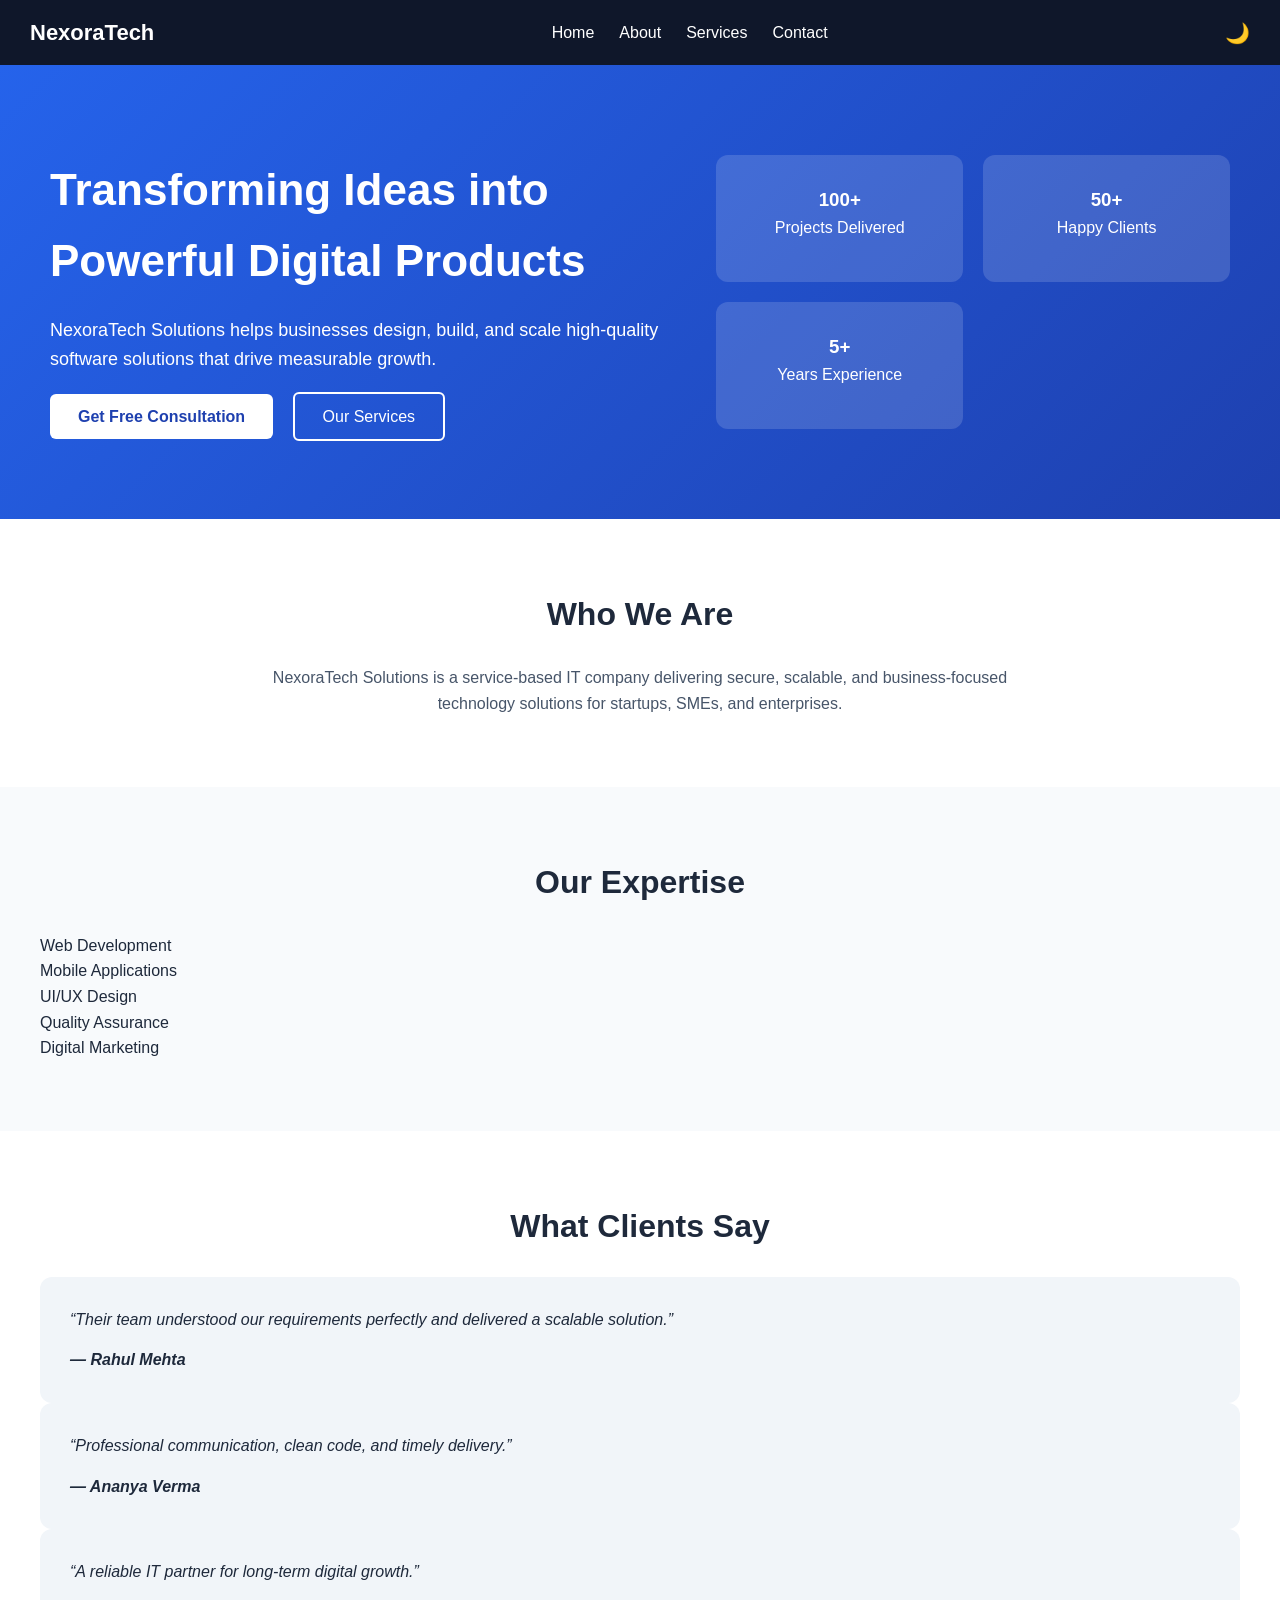
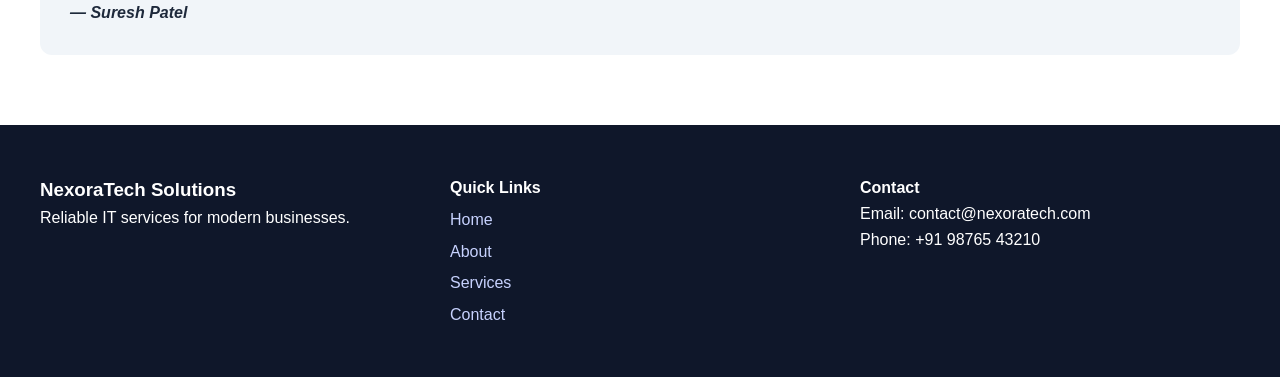
<file: index.html>
<!DOCTYPE html>
<html lang="en">
<head>
  <meta charset="UTF-8">
  <title>NexoraTech Solutions</title>
  <meta name="viewport" content="width=device-width, initial-scale=1.0">
  <link rel="stylesheet" href="/style.css">
</head>
<body>

<header class="navbar">
  <div class="logo">NexoraTech</div>

  <ul class="nav-links" id="navLinks">
    <li><a href="index.html">Home</a></li>
    <li><a href="about.html">About</a></li>
    <li><a href="services.html">Services</a></li>
    <li><a href="contact.html">Contact</a></li>
  </ul>

  <div class="nav-actions">
    <button id="darkModeBtn">🌙</button>
    <div class="hamburger" id="hamburger">☰</div>
  </div>
</header>

<!-- HERO -->
<section class="hero-advanced">
  <div class="hero-text">
    <h1>Transforming Ideas into Powerful Digital Products</h1>
    <p>
      NexoraTech Solutions helps businesses design, build, and scale
      high-quality software solutions that drive measurable growth.
    </p>
    <div class="hero-buttons">
      <a href="contact.html" class="btn-primary">Get Free Consultation</a>
      <a href="services.html" class="btn-secondary">Our Services</a>
    </div>
  </div>

  <div class="hero-visual">
    <div class="stats-card">
      <h3>100+</h3>
      <p>Projects Delivered</p>
    </div>
    <div class="stats-card">
      <h3>50+</h3>
      <p>Happy Clients</p>
    </div>
    <div class="stats-card">
      <h3>5+</h3>
      <p>Years Experience</p>
    </div>
  </div>
</section>

<!-- ABOUT PREVIEW -->
<section class="section">
  <h2 class="section-title">Who We Are</h2>
  <p class="center-text">
    NexoraTech Solutions is a service-based IT company delivering secure,
    scalable, and business-focused technology solutions for startups,
    SMEs, and enterprises.
  </p>
</section>

<!-- SERVICES HIGHLIGHT -->
<section class="section bg-soft">
  <h2 class="section-title">Our Expertise</h2>

  <div class="cards">
    <div class="card">Web Development</div>
    <div class="card">Mobile Applications</div>
    <div class="card">UI/UX Design</div>
    <div class="card">Quality Assurance</div>
    <div class="card">Digital Marketing</div>
  </div>
</section>

<!-- TESTIMONIALS -->
<section class="section">
  <h2 class="section-title">What Clients Say</h2>

  <div class="cards">
    <div class="testimonial">
      “Their team understood our requirements perfectly and delivered a scalable solution.”
      <span>— Rahul Mehta</span>
    </div>
    <div class="testimonial">
      “Professional communication, clean code, and timely delivery.”
      <span>— Ananya Verma</span>
    </div>
    <div class="testimonial">
      “A reliable IT partner for long-term digital growth.”
      <span>— Suresh Patel</span>
    </div>
  </div>
</section>

<footer class="footer">
  <div>
    <h3>NexoraTech Solutions</h3>
    <p>Reliable IT services for modern businesses.</p>
  </div>

  <div>
    <h4>Quick Links</h4>
    <a href="index.html">Home</a>
    <a href="about.html">About</a>
    <a href="services.html">Services</a>
    <a href="contact.html">Contact</a>
  </div>

  <div>
    <h4>Contact</h4>
    <p>Email: contact@nexoratech.com</p>
    <p>Phone: +91 98765 43210</p>
  </div>
</footer>

<script src="/script.js"></script>
</body>
</html>
</file>
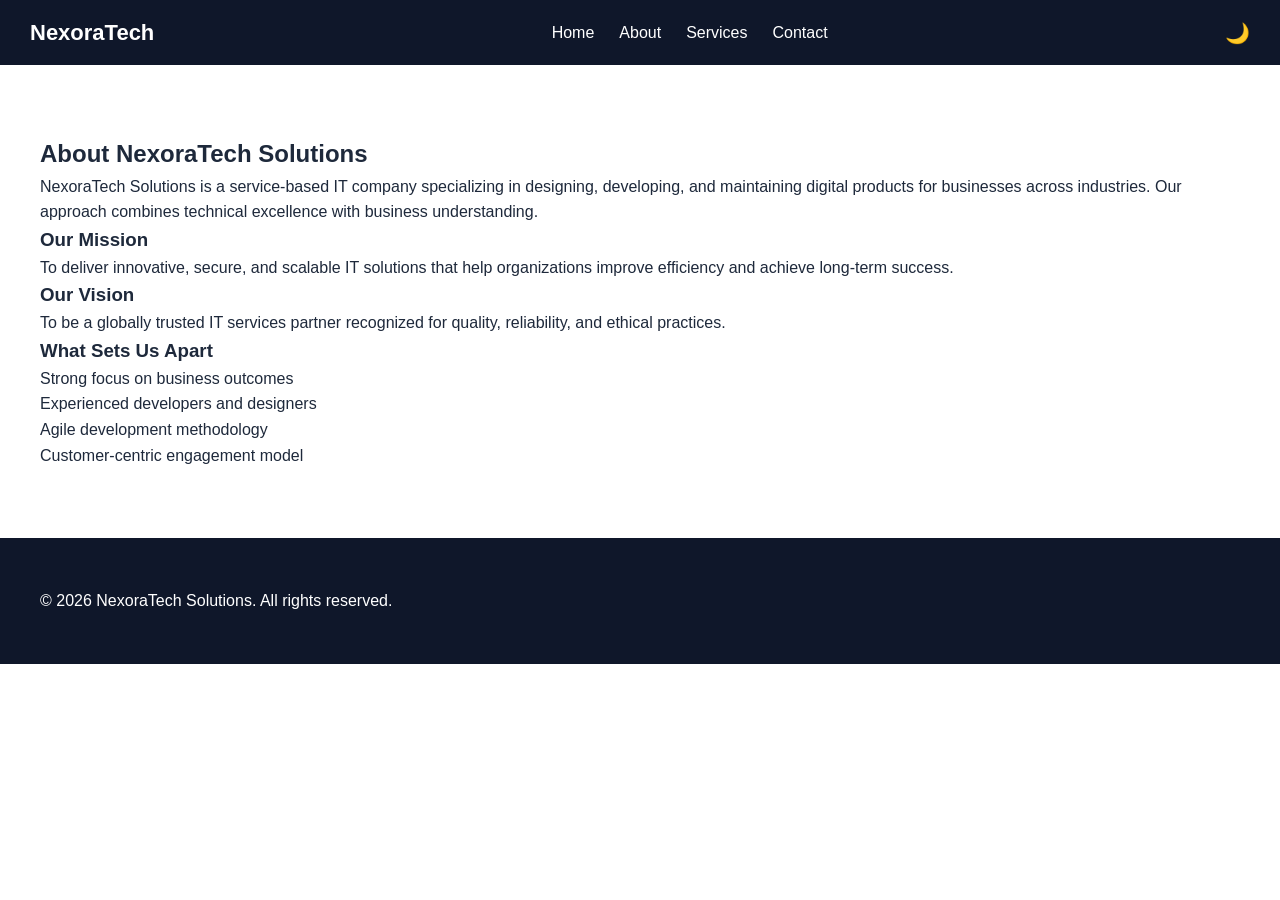
<file: about.html>
<!DOCTYPE html>
<html lang="en">
<head>
  <meta charset="UTF-8">
  <title>About | NexoraTech</title>
  <meta name="viewport" content="width=device-width, initial-scale=1.0">
  <link rel="stylesheet" href="/style.css">
</head>
<body>

<header class="navbar">
  <div class="logo">NexoraTech</div>
  <ul class="nav-links" id="navLinks">
    <li><a href="index.html">Home</a></li>
    <li><a href="about.html">About</a></li>
    <li><a href="services.html">Services</a></li>
    <li><a href="contact.html">Contact</a></li>
  </ul>
  <div class="nav-actions">
    <button id="darkModeBtn">🌙</button>
    <div class="hamburger" id="hamburger">☰</div>
  </div>
</header>

<section class="section">
  <h1>About NexoraTech Solutions</h1>

  <p>
    NexoraTech Solutions is a service-based IT company specializing in designing,
    developing, and maintaining digital products for businesses across industries.
    Our approach combines technical excellence with business understanding.
  </p>

  <h3>Our Mission</h3>
  <p>
    To deliver innovative, secure, and scalable IT solutions that help organizations
    improve efficiency and achieve long-term success.
  </p>

  <h3>Our Vision</h3>
  <p>
    To be a globally trusted IT services partner recognized for quality,
    reliability, and ethical practices.
  </p>

  <h3>What Sets Us Apart</h3>
  <ul>
    <li>Strong focus on business outcomes</li>
    <li>Experienced developers and designers</li>
    <li>Agile development methodology</li>
    <li>Customer-centric engagement model</li>
  </ul>
</section>

<footer class="footer">
  <p>© 2026 NexoraTech Solutions. All rights reserved.</p>
</footer>

<script src="/script.js"></script>
</body>
</html>
</file>
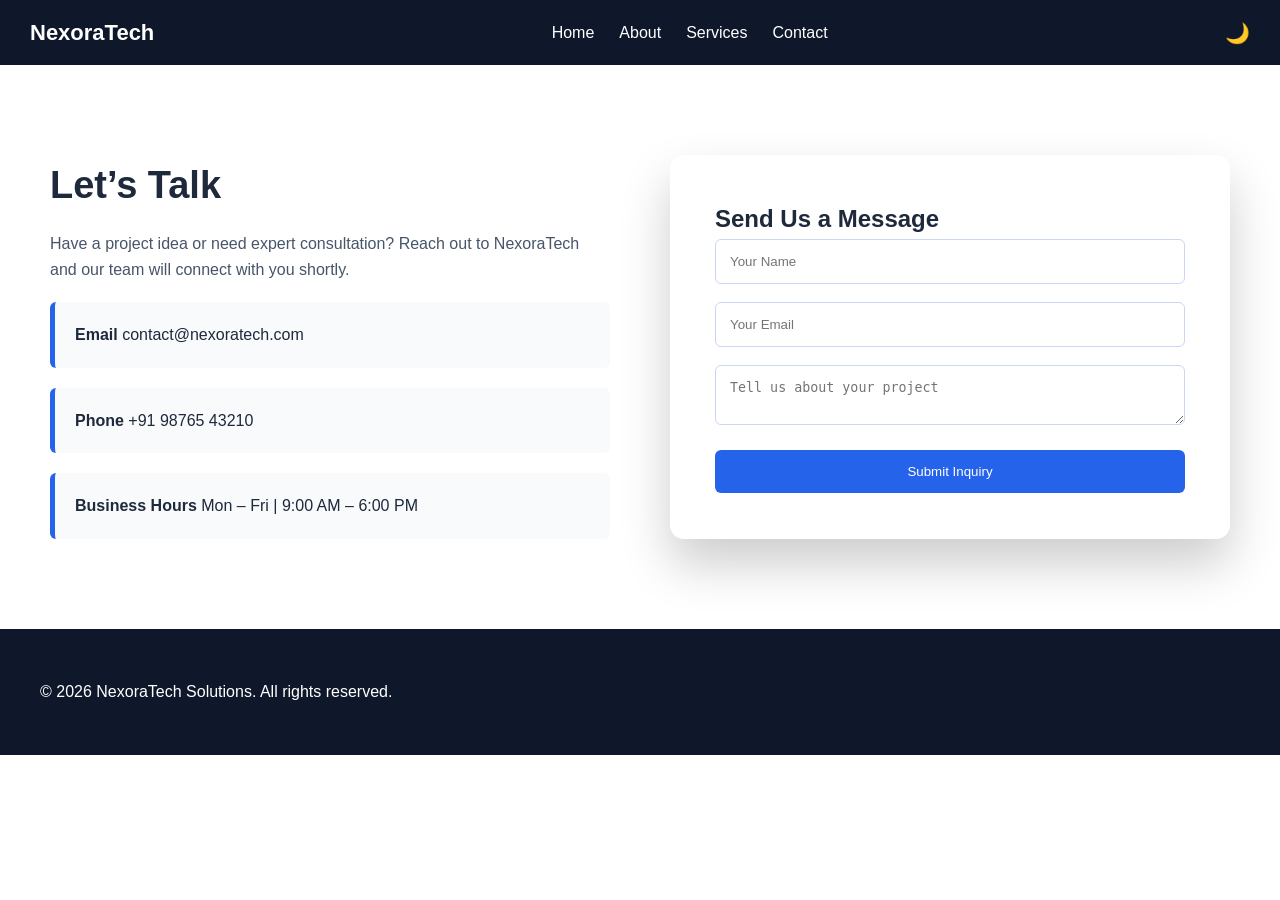
<file: contact.html>
<!DOCTYPE html>
<html lang="en">
<head>
  <meta charset="UTF-8">
  <title>Contact | NexoraTech</title>
  <meta name="viewport" content="width=device-width, initial-scale=1.0">
  <link rel="stylesheet" href="/style.css">
</head>
<body>

<header class="navbar">
  <div class="logo">NexoraTech</div>

  <ul class="nav-links" id="navLinks">
    <li><a href="index.html">Home</a></li>
    <li><a href="about.html">About</a></li>
    <li><a href="services.html">Services</a></li>
    <li><a href="contact.html">Contact</a></li>
  </ul>

  <div class="nav-actions">
    <button id="darkModeBtn">🌙</button>
    <div class="hamburger" id="hamburger">☰</div>
  </div>
</header>

<section class="contact-wrapper">
  <div class="contact-info">
    <h1>Let’s Talk</h1>
    <p>
      Have a project idea or need expert consultation?
      Reach out to NexoraTech and our team will connect with you shortly.
    </p>

    <div class="info-box">
      <strong>Email</strong>
      <span>contact@nexoratech.com</span>
    </div>

    <div class="info-box">
      <strong>Phone</strong>
      <span>+91 98765 43210</span>
    </div>

    <div class="info-box">
      <strong>Business Hours</strong>
      <span>Mon – Fri | 9:00 AM – 6:00 PM</span>
    </div>
  </div>

  <div class="contact-form-card">
    <h2>Send Us a Message</h2>

    <form id="contactForm">
      <input type="text" id="name" placeholder="Your Name">
      <input type="email" id="email" placeholder="Your Email">
      <textarea id="message" placeholder="Tell us about your project"></textarea>
      <button type="submit">Submit Inquiry</button>
      <p id="error"></p>
    </form>
  </div>
</section>

<footer class="footer">
  <p>© 2026 NexoraTech Solutions. All rights reserved.</p>
</footer>

<script src="/script.js"></script>
</body>
</html>
</file>
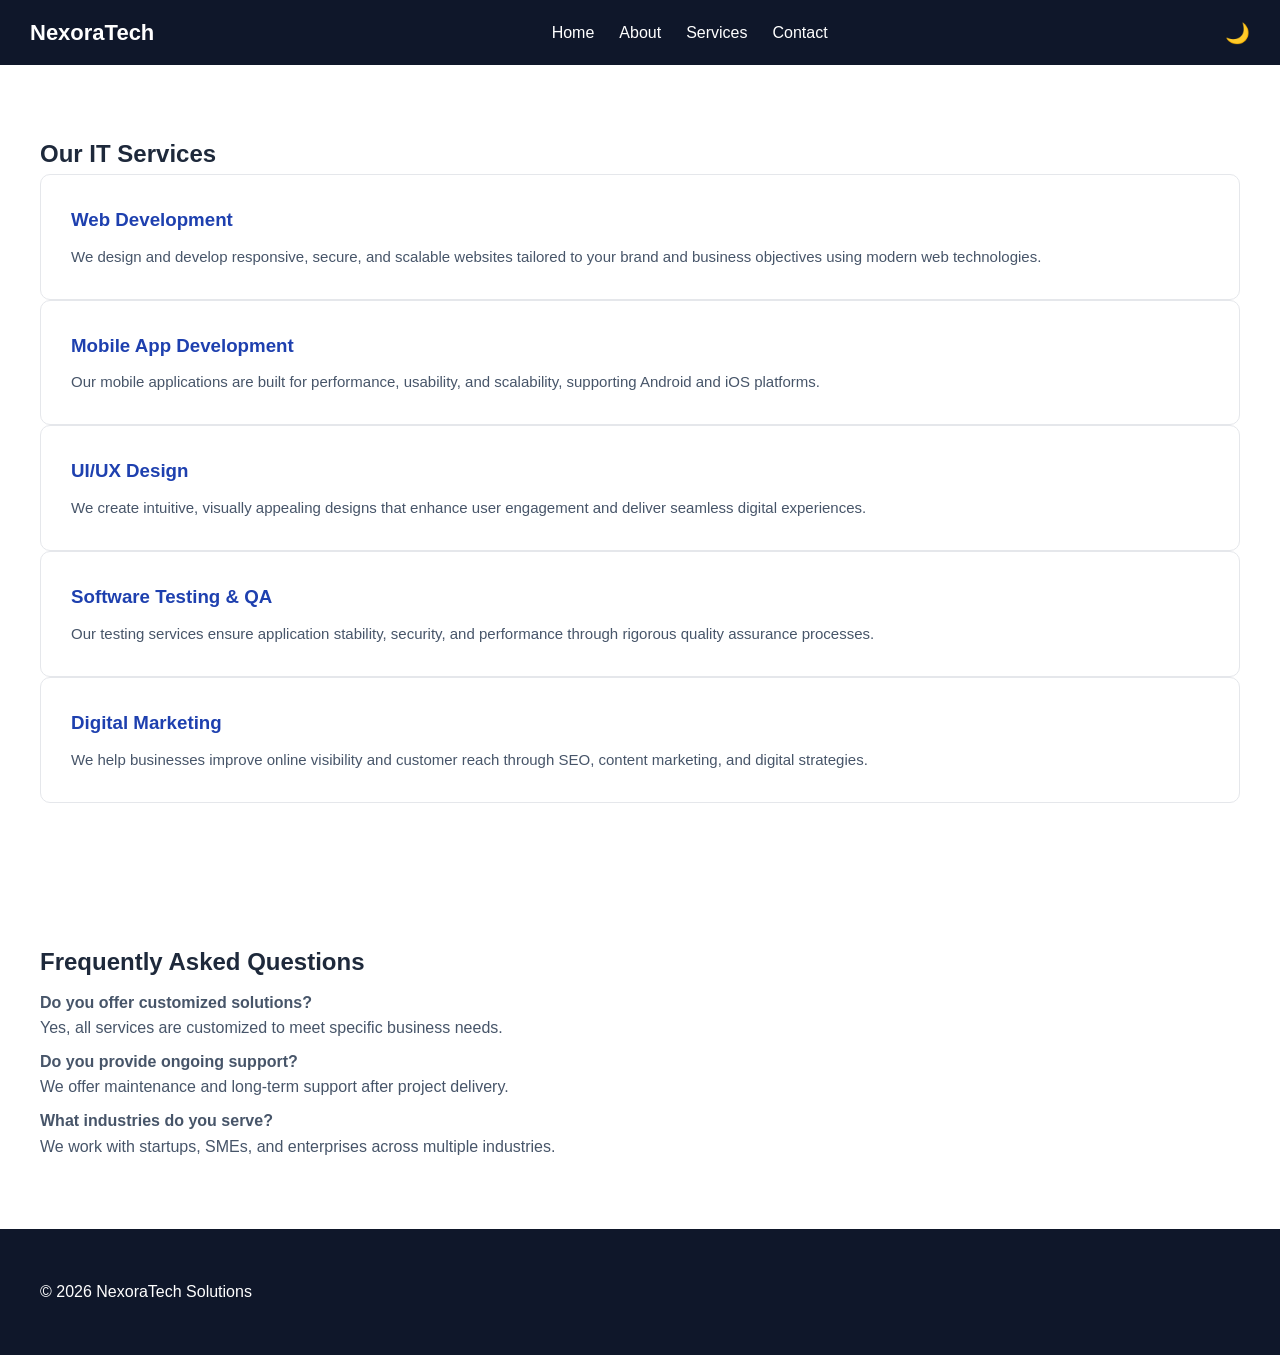
<file: services.html>
<!DOCTYPE html>
<html lang="en">
<head>
  <meta charset="UTF-8">
  <title>Services | NexoraTech</title>
  <meta name="viewport" content="width=device-width, initial-scale=1.0">
  <link rel="stylesheet" href="/style.css">
</head>
<body>

<header class="navbar">
  <div class="logo">NexoraTech</div>
  <ul class="nav-links" id="navLinks">
    <li><a href="index.html">Home</a></li>
    <li><a href="about.html">About</a></li>
    <li><a href="services.html">Services</a></li>
    <li><a href="contact.html">Contact</a></li>
  </ul>
  <div class="nav-actions">
    <button id="darkModeBtn">🌙</button>
    <div class="hamburger" id="hamburger">☰</div>
  </div>
</header>

<section class="section">
  <h1>Our IT Services</h1>

  <div class="service-card">
    <h3>Web Development</h3>
    <p>
      We design and develop responsive, secure, and scalable websites tailored to
      your brand and business objectives using modern web technologies.
    </p>
  </div>

  <div class="service-card">
    <h3>Mobile App Development</h3>
    <p>
      Our mobile applications are built for performance, usability, and scalability,
      supporting Android and iOS platforms.
    </p>
  </div>

  <div class="service-card">
    <h3>UI/UX Design</h3>
    <p>
      We create intuitive, visually appealing designs that enhance user engagement
      and deliver seamless digital experiences.
    </p>
  </div>

  <div class="service-card">
    <h3>Software Testing & QA</h3>
    <p>
      Our testing services ensure application stability, security, and performance
      through rigorous quality assurance processes.
    </p>
  </div>

  <div class="service-card">
    <h3>Digital Marketing</h3>
    <p>
      We help businesses improve online visibility and customer reach through
      SEO, content marketing, and digital strategies.
    </p>
  </div>
</section>

<section class="section bg-light">
  <h2>Frequently Asked Questions</h2>

  <div class="faq">
    <p><strong>Do you offer customized solutions?</strong><br>
      Yes, all services are customized to meet specific business needs.</p>

    <p><strong>Do you provide ongoing support?</strong><br>
      We offer maintenance and long-term support after project delivery.</p>

    <p><strong>What industries do you serve?</strong><br>
      We work with startups, SMEs, and enterprises across multiple industries.</p>
  </div>
</section>

<footer class="footer">
  <p>© 2026 NexoraTech Solutions</p>
</footer>

<script src="/script.js"></script>
</body>
</html>
</file>
<file: style.css>
* {
  margin: 0;
  padding: 0;
  box-sizing: border-box;
}

body {
  font-family: "Segoe UI", Arial, sans-serif;
  background: #ffffff;
  color: #1e293b;
  line-height: 1.6;
  transition: background 0.3s, color 0.3s;
}

body.dark {
  background: #0f172a;
  color: #e5e7eb;
}

a {
  text-decoration: none;
  color: inherit;
}

ul {
  list-style: none;
}


.navbar {
  background: #0f172a;
  color: white;
  padding: 15px 30px;
  display: flex;
  justify-content: space-between;
  align-items: center;
}

.logo {
  font-size: 22px;
  font-weight: bold;
}

.nav-links {
  display: flex;
  gap: 25px;
}

.nav-links a {
  color: white;
  font-weight: 500;
}

.nav-links a:hover {
  color: #93c5fd;
}

.nav-actions {
  display: flex;
  align-items: center;
  gap: 15px;
}

#darkModeBtn {
  background: transparent;
  border: none;
  font-size: 20px;
  cursor: pointer;
  color: white;
}

.hamburger {
  display: none;
  font-size: 26px;
  cursor: pointer;
}


.hero-advanced {
  display: grid;
  grid-template-columns: 1.2fr 1fr;
  gap: 50px;
  padding: 90px 50px;
  background: linear-gradient(135deg, #2563eb, #1e40af);
  color: white;
}

.hero-text h1 {
  font-size: 44px;
  margin-bottom: 20px;
}

.hero-text p {
  font-size: 18px;
}

.hero-buttons {
  margin-top: 30px;
}

.btn-primary {
  background: white;
  color: #1e40af;
  padding: 14px 28px;
  font-weight: bold;
  border-radius: 6px;
  margin-right: 15px;
}

.btn-secondary {
  border: 2px solid white;
  padding: 14px 28px;
  border-radius: 6px;
  color: white;
}

.hero-visual {
  display: grid;
  grid-template-columns: repeat(2, 1fr);
  gap: 20px;
}

.stats-card {
  background: rgba(255, 255, 255, 0.15);
  padding: 30px;
  border-radius: 12px;
  text-align: center;
}


.section {
  padding: 70px 40px;
}

.section-title {
  text-align: center;
  font-size: 32px;
  margin-bottom: 25px;
}

.center-text {
  text-align: center;
  max-width: 750px;
  margin: auto;
  color: #475569;
}

body.dark .center-text {
  color: #cbd5f5;
}

.bg-soft {
  background: #f8fafc;
}

body.dark .bg-soft {
  background: #020617;
}


.services-grid {
  margin-top: 40px;
  display: grid;
  grid-template-columns: repeat(auto-fit, minmax(260px, 1fr));
  gap: 30px;
}

.service-card {
  background: white;
  border: 1px solid #e5e7eb;
  padding: 30px;
  border-radius: 10px;
  transition: border 0.3s, transform 0.3s;
}

.service-card h3 {
  margin-bottom: 10px;
  color: #1e40af;
}

.service-card p {
  color: #475569;
  font-size: 15px;
}

.service-card:hover {
  transform: translateY(-4px);
  border-color: #2563eb;
}

body.dark .service-card {
  background: #020617;
  border-color: #1e293b;
}

body.dark .service-card p {
  color: #cbd5f5;
}


.testimonial {
  background: #f1f5f9;
  padding: 30px;
  border-radius: 12px;
  font-style: italic;
}

.testimonial span {
  display: block;
  margin-top: 15px;
  font-weight: bold;
}

body.dark .testimonial {
  background: #020617;
}


.faq h4 {
  margin-top: 20px;
  color: #1e40af;
}

.faq p {
  margin-top: 8px;
  color: #475569;
}

body.dark .faq p {
  color: #cbd5f5;
}


.contact-wrapper {
  display: grid;
  grid-template-columns: 1fr 1fr;
  gap: 60px;
  padding: 90px 50px;
}

.contact-info h1 {
  font-size: 38px;
  margin-bottom: 15px;
}

.contact-info p {
  color: #475569;
}

body.dark .contact-info p {
  color: #cbd5f5;
}

.info-box {
  margin-top: 20px;
  background: #f8fafc;
  padding: 20px;
  border-left: 5px solid #2563eb;
  border-radius: 6px;
}

body.dark .info-box {
  background: #020617;
}

.contact-form-card {
  background: white;
  padding: 45px;
  border-radius: 14px;
  box-shadow: 0 25px 50px rgba(0,0,0,0.2);
}

body.dark .contact-form-card {
  background: #020617;
}

.contact-form-card input,
.contact-form-card textarea {
  width: 100%;
  padding: 14px;
  margin-bottom: 18px;
  border-radius: 6px;
  border: 1px solid #cbd5f5;
}

.contact-form-card button {
  width: 100%;
  padding: 14px;
  background: #2563eb;
  color: white;
  border: none;
  border-radius: 6px;
}


.footer {
  background: #0f172a;
  color: white;
  padding: 50px 40px;
  display: grid;
  grid-template-columns: repeat(auto-fit, minmax(220px, 1fr));
  gap: 30px;
}

.footer a {
  color: #c7d2fe;
  display: block;
  margin-top: 6px;
}


@media (max-width: 900px) {
  .hero-advanced,
  .contact-wrapper {
    grid-template-columns: 1fr;
    padding: 60px 25px;
  }
}

@media (max-width: 768px) {
  .nav-links {
    display: none;
    flex-direction: column;
    background: #0f172a;
    position: absolute;
    top: 65px;
    right: 20px;
    padding: 20px;
    border-radius: 8px;
  }

  .nav-links.active {
    display: flex;
  }

  .hamburger {
    display: block;
  }
}
</file>
